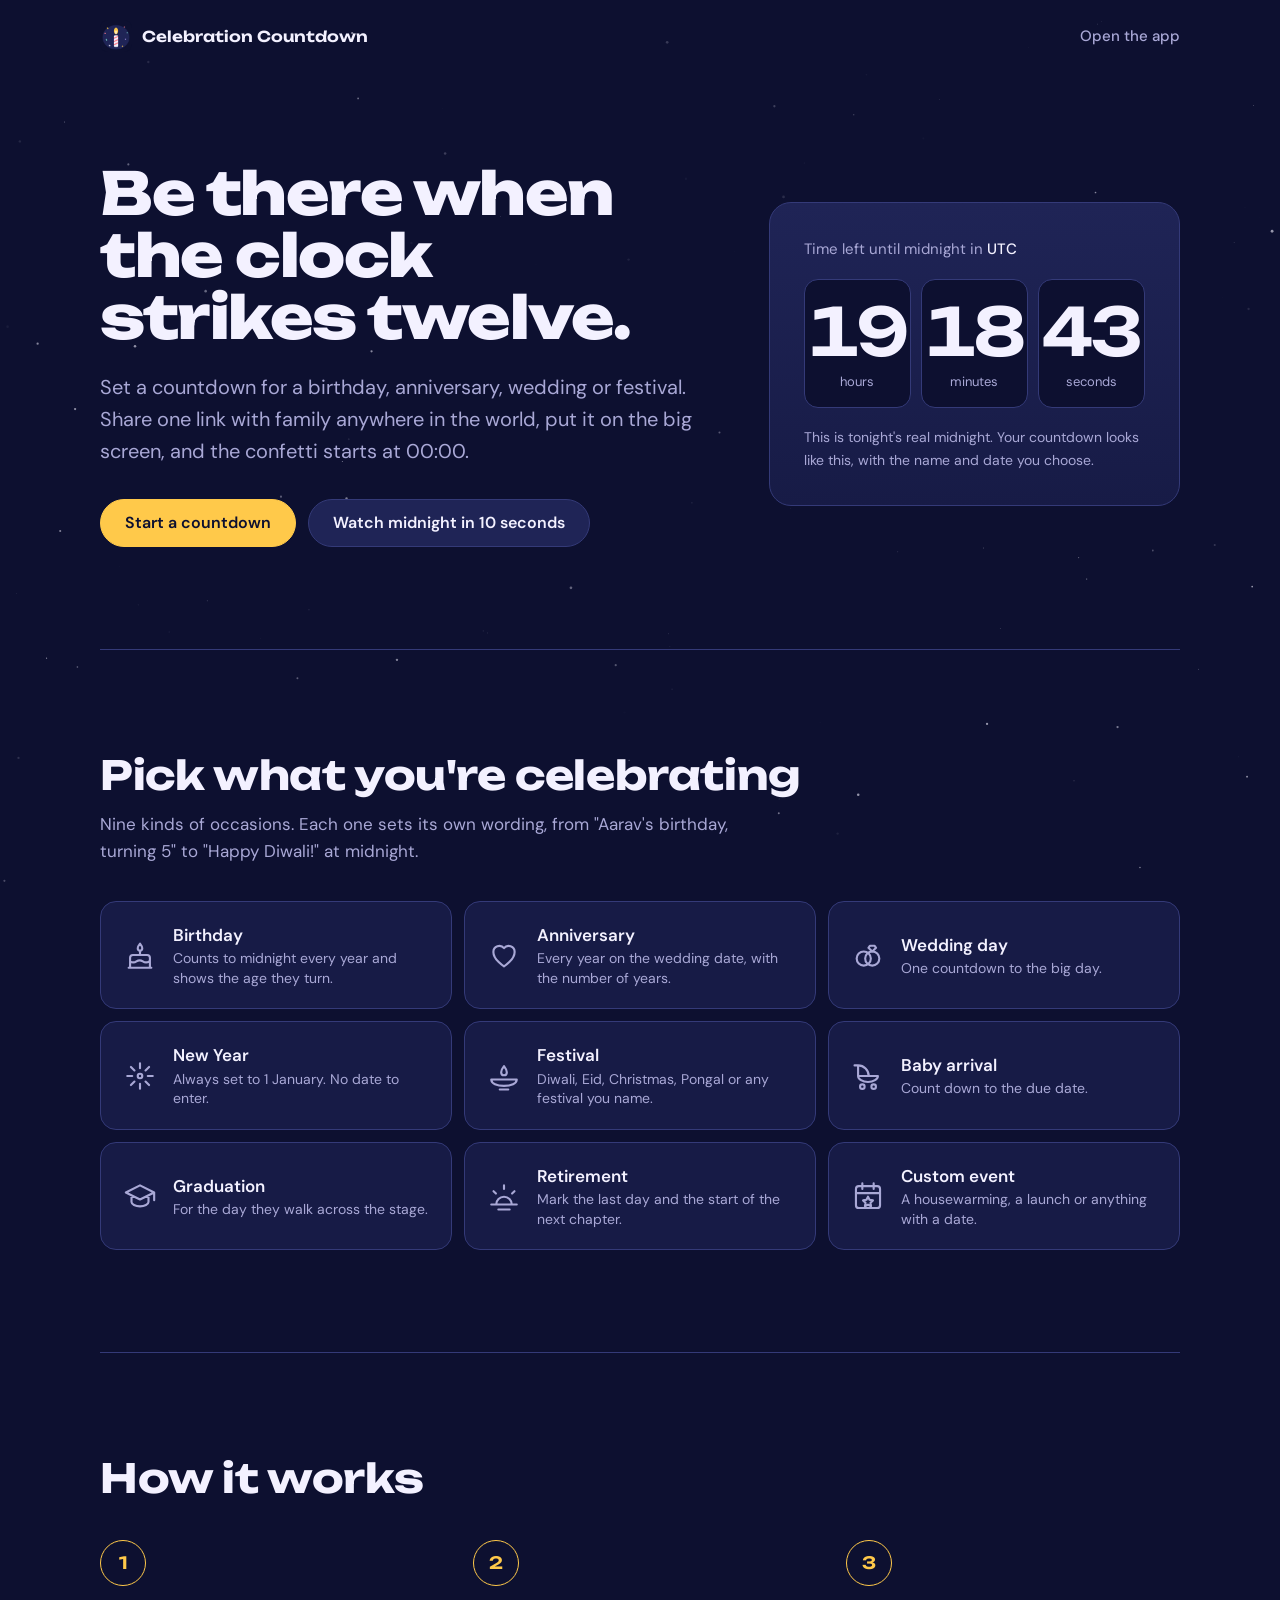
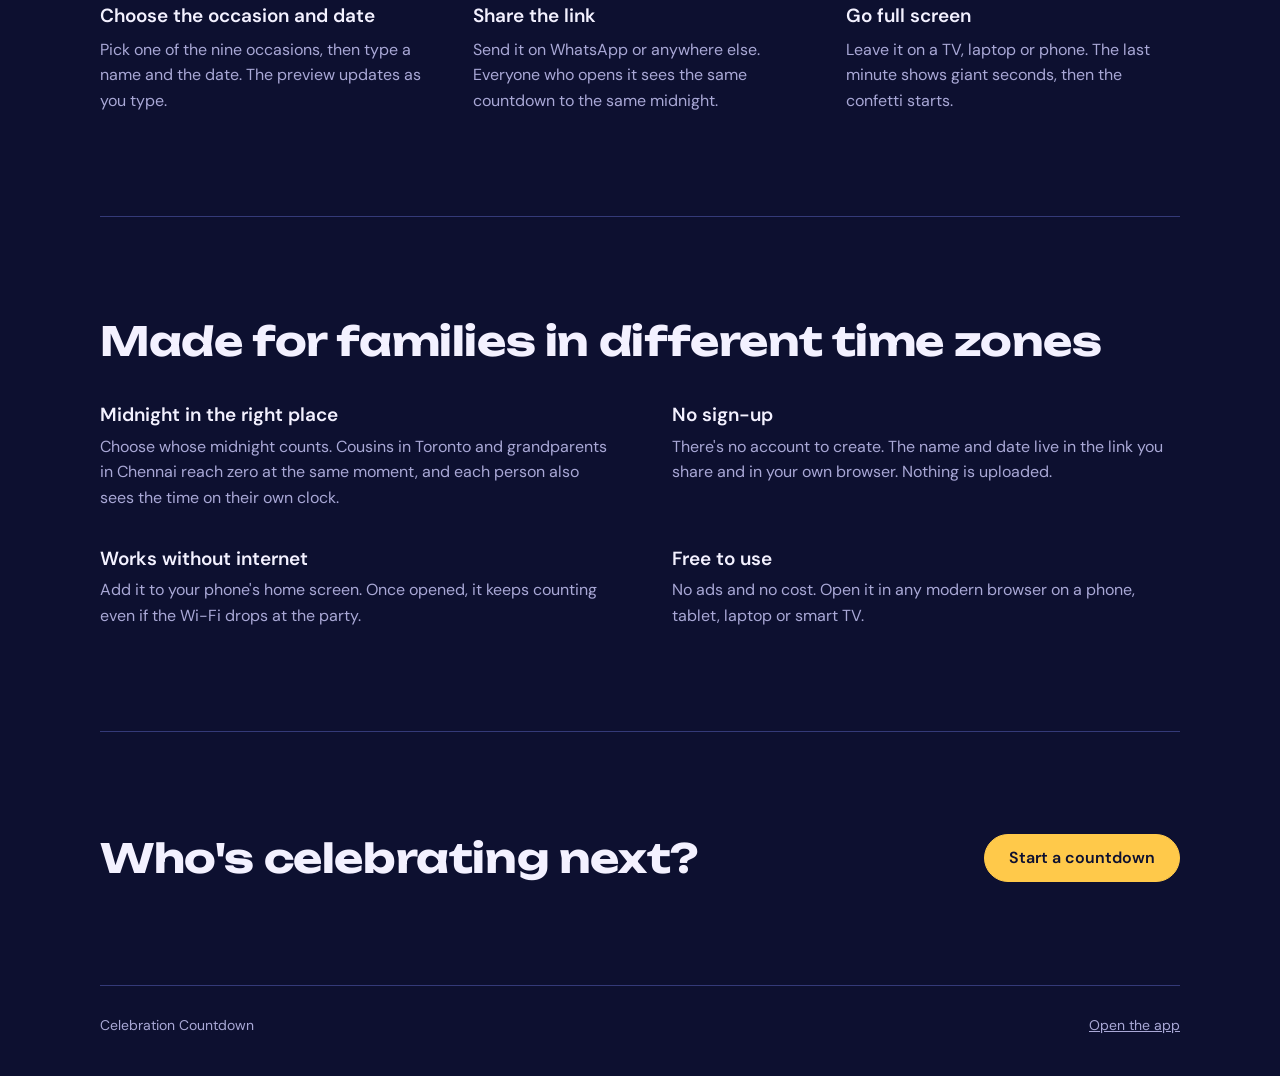
<file: index.html>
<!doctype html>
<html lang="en">
<head>
<meta charset="utf-8">
<meta name="viewport" content="width=device-width, initial-scale=1, viewport-fit=cover">
<script>
  // Old share links pointed here (…/?n=…&d=…). Send them to the app before anything renders.
  if (/[?&]d=/.test(location.search)) location.replace('app/' + location.search + location.hash);
</script>
<title>Celebration Countdown</title>
<meta name="description" content="Free midnight countdown for birthdays, anniversaries, weddings, New Year and festivals. Share one link, go full screen, and celebrate with confetti at 00:00 in any time zone.">
<meta name="theme-color" content="#0d1030">
<link rel="canonical" href="https://karthick-mallow.github.io/celebration-countdown/">
<link rel="manifest" href="manifest.webmanifest">
<link rel="icon" href="icons/favicon.png" type="image/png">
<link rel="apple-touch-icon" href="icons/apple-touch-icon.png">
<meta property="og:type" content="website">
<meta property="og:title" content="Celebration Countdown">
<meta property="og:description" content="Count down to midnight on the big day, then celebrate with confetti.">
<meta property="og:image" content="https://karthick-mallow.github.io/celebration-countdown/icons/og-image.png">
<meta property="og:url" content="https://karthick-mallow.github.io/celebration-countdown/">
<meta name="twitter:card" content="summary_large_image">
<link rel="preconnect" href="https://fonts.googleapis.com">
<link rel="preconnect" href="https://fonts.gstatic.com" crossorigin>
<link rel="stylesheet" href="https://fonts.googleapis.com/css2?family=Unbounded:wght@600;700;800&family=DM+Sans:opsz,wght@9..40,400;9..40,500;9..40,600&display=swap">
<link rel="stylesheet" href="landing.css?v=2">
</head>
<body>
<canvas id="stars" aria-hidden="true"></canvas>
<canvas id="confetti" aria-hidden="true"></canvas>

<div class="wrap">
  <header class="top">
    <a class="brand" href="./"><img src="icons/icon-192.png" alt="" width="32" height="32">Celebration Countdown</a>
    <a class="top-link" href="app/">Open the app</a>
  </header>

  <section class="hero">
    <div>
      <h1>Be there when the clock strikes twelve.</h1>
      <p class="lede">Set a countdown for a birthday, anniversary, wedding or festival. Share one link with family anywhere in the world, put it on the big screen, and the confetti starts at 00:00.</p>
      <div class="ctas">
        <a class="btn primary" href="app/">Start a countdown</a>
        <button class="btn" id="demo" type="button">Watch midnight in 10 seconds</button>
      </div>
      <p class="resume" id="resume" hidden>You have a countdown saved on this device. <a href="app/">Open it</a></p>
    </div>

    <div class="clockcard" aria-live="off">
      <p class="where" id="where">Time left until midnight where you are</p>
      <div class="digits" id="digits">
        <div><b id="hh">--</b><small>hours</small></div>
        <div><b id="mm">--</b><small>minutes</small></div>
        <div class="sec"><b id="ss">--</b><small>seconds</small></div>
      </div>
      <p class="cheer" id="cheer" hidden>It's midnight!</p>
      <p class="note" id="note">This is tonight's real midnight. Your countdown looks like this, with the name and date you choose.</p>
    </div>
  </section>

  <section class="block" id="occasions">
    <h2>Pick what you're celebrating</h2>
    <p class="intro">Nine kinds of occasions. Each one sets its own wording, from "Aarav's birthday, turning 5" to "Happy Diwali!" at midnight.</p>
    <div class="occ">
      <a href="app/?new=birthday"><svg viewBox="0 0 24 24" aria-hidden="true"><path d='M4 21h16M5 21v-7a2 2 0 0 1 2-2h10a2 2 0 0 1 2 2v7M5 16.5c1.5 1 3 1 4.5 0s3-1 4.5 0 3 1 4.5 0M12 12V9'/><path d='M12 9c-1 0-1.6-.8-1.6-1.7C10.4 6 12 4 12 4s1.6 2 1.6 3.3c0 .9-.6 1.7-1.6 1.7z'/></svg><div><strong>Birthday</strong><span>Counts to midnight every year and shows the age they turn.</span></div></a>
      <a href="app/?new=anniversary"><svg viewBox="0 0 24 24" aria-hidden="true"><path d='M12 20s-7.5-4.6-7.5-10.2A4.2 4.2 0 0 1 12 7.2a4.2 4.2 0 0 1 7.5 2.6C19.5 15.4 12 20 12 20z'/></svg><div><strong>Anniversary</strong><span>Every year on the wedding date, with the number of years.</span></div></a>
      <a href="app/?new=wedding"><svg viewBox="0 0 24 24" aria-hidden="true"><circle cx='9' cy='14.5' r='5'/><circle cx='15' cy='14.5' r='5'/><path d='M13.3 5.5h3.4l1 1.4L15 9.5l-2.7-2.6z'/></svg><div><strong>Wedding day</strong><span>One countdown to the big day.</span></div></a>
      <a href="app/?new=newyear"><svg viewBox="0 0 24 24" aria-hidden="true"><path d='M12 3v3.5M12 17.5V21M3 12h3.5M17.5 12H21M5.6 5.6l2.5 2.5M15.9 15.9l2.5 2.5M5.6 18.4l2.5-2.5M15.9 8.1l2.5-2.5'/><circle cx='12' cy='12' r='1.6'/></svg><div><strong>New Year</strong><span>Always set to 1 January. No date to enter.</span></div></a>
      <a href="app/?new=festival"><svg viewBox="0 0 24 24" aria-hidden="true"><path d='M3 14.5c0 2.8 4 4.5 9 4.5s9-1.7 9-4.5H3zM9 21.5h6'/><path d='M12 11.5c-1.3 0-2-1-2-2.2C10 7.6 12 5 12 5s2 2.6 2 4.3c0 1.2-.7 2.2-2 2.2z'/></svg><div><strong>Festival</strong><span>Diwali, Eid, Christmas, Pongal or any festival you name.</span></div></a>
      <a href="app/?new=baby"><svg viewBox="0 0 24 24" aria-hidden="true"><path d='M5 4.5a7.5 7.5 0 0 1 7.5 7.5H5zM12.5 12H19M5 12a7 4.2 0 0 0 14 0M2.5 4.5H5'/><circle cx='8' cy='19.5' r='1.6'/><circle cx='16' cy='19.5' r='1.6'/></svg><div><strong>Baby arrival</strong><span>Count down to the due date.</span></div></a>
      <a href="app/?new=graduation"><svg viewBox="0 0 24 24" aria-hidden="true"><path d='M2 9.5l10-5 10 5-10 5zM6 11.5v4.8c0 1.5 2.7 3 6 3s6-1.5 6-3v-4.8M22 9.5v5.5'/></svg><div><strong>Graduation</strong><span>For the day they walk across the stage.</span></div></a>
      <a href="app/?new=retirement"><svg viewBox="0 0 24 24" aria-hidden="true"><path d='M3 18h18M6.5 18a5.5 5.5 0 0 1 11 0M12 7V4.5M6.3 10.3 4.6 8.6M17.7 10.3l1.7-1.7M8 21.5h8'/></svg><div><strong>Retirement</strong><span>Mark the last day and the start of the next chapter.</span></div></a>
      <a href="app/?new=event"><svg viewBox="0 0 24 24" aria-hidden="true"><rect x='3.5' y='5' width='17' height='15.5' rx='2'/><path d='M3.5 10h17M8 3v4M16 3v4M12 12.5l1.1 2.2 2.4.4-1.75 1.7.4 2.4-2.15-1.15-2.15 1.15.4-2.4-1.75-1.7 2.4-.4z'/></svg><div><strong>Custom event</strong><span>A housewarming, a launch or anything with a date.</span></div></a>
    </div>
  </section>

  <section class="block">
    <h2>How it works</h2>
    <ol class="steps">
      <li><h3>Choose the occasion and date</h3><p>Pick one of the nine occasions, then type a name and the date. The preview updates as you type.</p></li>
      <li><h3>Share the link</h3><p>Send it on WhatsApp or anywhere else. Everyone who opens it sees the same countdown to the same midnight.</p></li>
      <li><h3>Go full screen</h3><p>Leave it on a TV, laptop or phone. The last minute shows giant seconds, then the confetti starts.</p></li>
    </ol>
  </section>

  <section class="block">
    <h2>Made for families in different time zones</h2>
    <dl class="features">
      <div><dt>Midnight in the right place</dt><dd>Choose whose midnight counts. Cousins in Toronto and grandparents in Chennai reach zero at the same moment, and each person also sees the time on their own clock.</dd></div>
      <div><dt>No sign-up</dt><dd>There's no account to create. The name and date live in the link you share and in your own browser. Nothing is uploaded.</dd></div>
      <div><dt>Works without internet</dt><dd>Add it to your phone's home screen. Once opened, it keeps counting even if the Wi-Fi drops at the party.</dd></div>
      <div><dt>Free to use</dt><dd>No ads and no cost. Open it in any modern browser on a phone, tablet, laptop or smart TV.</dd></div>
    </dl>
  </section>

  <section class="block closing">
    <h2>Who's celebrating next?</h2>
    <a class="btn primary" href="app/">Start a countdown</a>
  </section>

  <footer>
    <span>Celebration Countdown</span>
    <a href="app/">Open the app</a>
  </footer>
</div>

<script src="landing.js?v=1"></script>
</body>
</html>
</file>
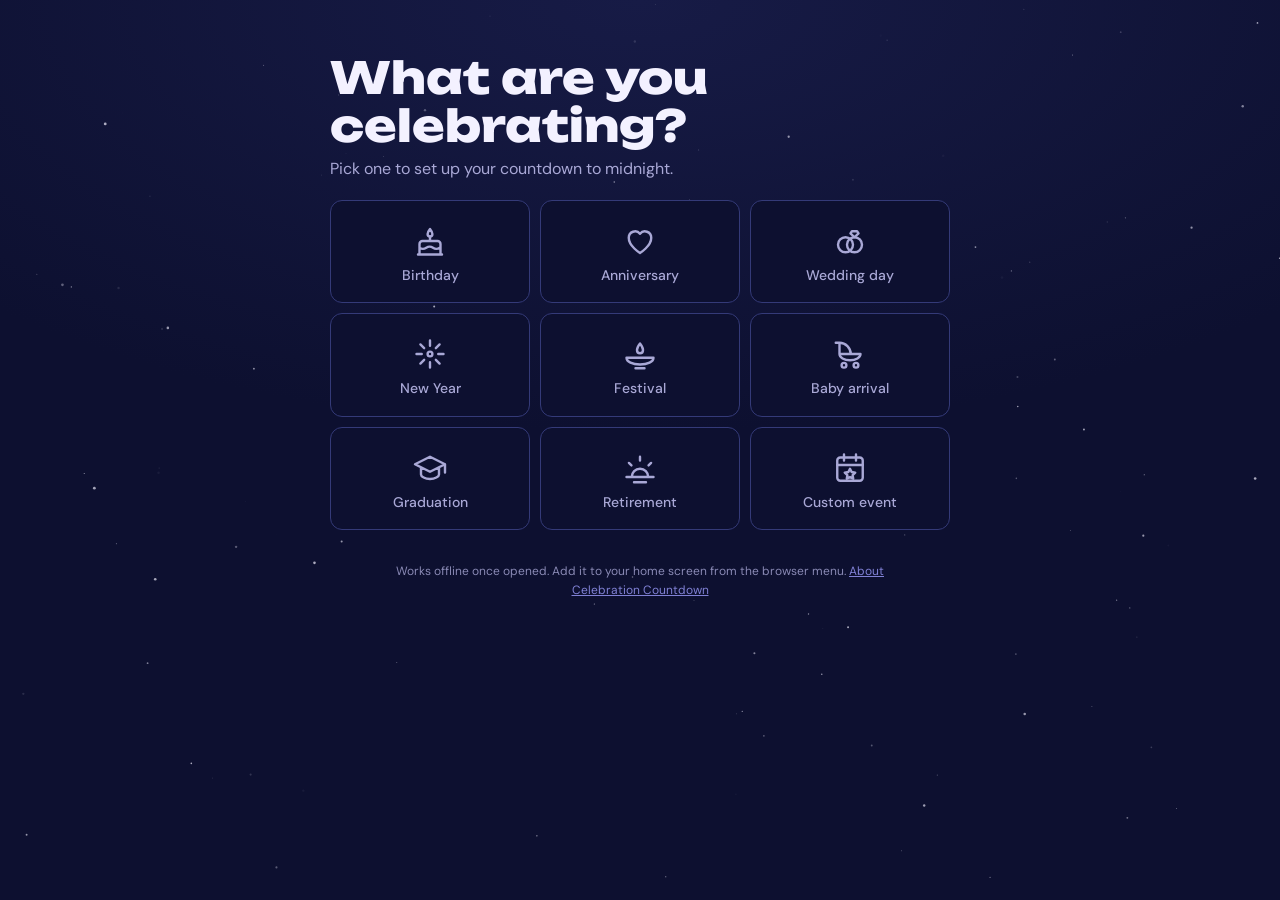
<file: app/index.html>
<!doctype html>
<html lang="en">
<head>
<meta charset="utf-8">
<meta name="viewport" content="width=device-width, initial-scale=1, viewport-fit=cover">
<title>Celebration Countdown</title>
<meta name="description" content="A full-screen countdown to midnight for birthdays, anniversaries, weddings, festivals and more, with confetti when the clock hits zero. Works in any time zone. Free, no sign-up.">
<meta name="theme-color" content="#0d1030">
<link rel="manifest" href="../manifest.webmanifest">
<link rel="icon" href="../icons/favicon.png" type="image/png">
<link rel="apple-touch-icon" href="../icons/apple-touch-icon.png">
<meta name="apple-mobile-web-app-capable" content="yes">
<meta name="mobile-web-app-capable" content="yes">
<meta name="apple-mobile-web-app-status-bar-style" content="black-translucent">
<meta name="apple-mobile-web-app-title" content="Countdown">

<meta property="og:type" content="website">
<meta property="og:title" content="Celebration Countdown">
<meta property="og:description" content="Count down to midnight on the big day, then celebrate with confetti.">
<meta property="og:image" content="https://karthick-mallow.github.io/celebration-countdown/icons/og-image.png">
<meta property="og:url" content="https://karthick-mallow.github.io/celebration-countdown/app/">
<meta name="twitter:card" content="summary_large_image">

<link rel="preconnect" href="https://fonts.googleapis.com">
<link rel="preconnect" href="https://fonts.gstatic.com" crossorigin>
<link rel="stylesheet" href="https://fonts.googleapis.com/css2?family=Unbounded:wght@400;600;800&family=DM+Sans:opsz,wght@9..40,400;9..40,500;9..40,700&display=swap">
<link rel="stylesheet" href="../styles.css?v=10">
</head>
<body>
<canvas id="stars" aria-hidden="true"></canvas>
<canvas id="confetti" aria-hidden="true"></canvas>
<button id="exitStage" class="ghost" type="button">Exit full screen</button>

<main>
  <header>
    <div class="eyebrow" id="eyebrow"></div>
    <h1 id="headline"><span class="name" id="hName"></span> <span id="hOcc"></span></h1>
    <p class="sub" id="sub">&nbsp;</p>
  </header>

  <section class="clock" id="clock" aria-label="Time remaining">
    <div class="cell"><div class="num" id="d">00</div><div class="unit">Days</div></div>
    <div class="cell"><div class="num" id="h">00</div><div class="unit">Hours</div></div>
    <div class="cell"><div class="num" id="m">00</div><div class="unit">Minutes</div></div>
    <div class="cell" id="secCell"><div class="num" id="s">00</div><div class="unit">Seconds</div></div>
  </section>

  <section class="celebrate" id="celebrate" hidden aria-live="polite">
    <h2 id="cheer">Happy Birthday!</h2>
    <p id="cheerSub">The clock struck midnight.</p>
  </section>

  <!-- Countdown view controls -->
  <div class="actions" id="runActions" hidden>
    <button class="primary" id="goStage" type="button">Full screen</button>
    <button id="share" type="button">Share link</button>
    <button id="rehearse" type="button">Rehearse midnight</button>
    <button id="edit" class="ghost" type="button">Edit</button>
    <button id="newCd" class="ghost" type="button">New countdown</button>
  </div>
  <div class="sharebox" id="shareBox" hidden>
    <label for="shareUrl">Anyone with this link sees the same countdown</label>
    <div class="sharerow">
      <input id="shareUrl" type="text" readonly>
      <button id="copyUrl" type="button">Copy</button>
    </div>
    <p class="hint" id="copyMsg" aria-live="polite">&nbsp;</p>
  </div>

  <!-- Setup view -->
  <form class="setup" id="setup" novalidate>
    <h3 id="setupTitle">Set up a countdown</h3>
    <fieldset class="occasions" id="occWrap">
      <legend>What are you celebrating?</legend>
      <p class="occ-intro">Pick one to set up your countdown to midnight.</p>
      <div class="tiles" id="occTiles"></div>
    </fieldset>
    <div class="setup-rest">
    <div class="fields">
      <label for="nameIn"><span id="nameLbl">Name</span>
        <input id="nameIn" name="n" type="text" maxlength="40" autocomplete="off" placeholder="e.g. Aarav" required>
      </label>
      <label for="dateIn"><span id="dateLbl">Date of birth</span>
        <input id="dateIn" name="d" type="date" required>
      </label>
      <label for="tzIn" class="wide">Celebrate at midnight in
        <select id="tzIn" name="tz"></select>
      </label>
    </div>
    <label class="check" for="ageIn"><input id="ageIn" type="checkbox" checked> <span id="ageLbl">Show the age they are turning</span></label>
    <p class="error" id="formErr" aria-live="polite"></p>
    <div class="actions left">
      <button class="primary" type="submit">Start countdown</button>
    </div>
    <p class="hint">The preview above updates as you type. Nothing is uploaded: details stay in your browser and in the link you share.</p>
    </div>
  </form>

  <footer>
    <span>Works offline once opened. Add it to your home screen from the browser menu. <a href="../">About Celebration Countdown</a></span>
  </footer>
</main>

<noscript><p class="noscript">This countdown needs JavaScript turned on.</p></noscript>
<script src="../app.js?v=10"></script>
</body>
</html>
</file>
<file: landing.css>
/* Landing page. Same night-sky identity as the app.
   Layout: hero (copy left, live midnight clock right) → occasion grid → three steps → features → closing call. Left-aligned text. */
:root {
  --night: #0d1030;
  --night-2: #171b46;
  --panel: #1f2456;
  --line: #343a78;
  --ink: #f3f1ff;
  --muted: #a9a8d6;
  --gold: #ffc94a;
  --coral: #ff7a8a;
  --font-display: "Unbounded", "Arial Black", system-ui, sans-serif;
  --font-body: "DM Sans", system-ui, -apple-system, "Segoe UI", Roboto, sans-serif;
  --wrap: 1120px;
  color-scheme: dark;
}
* { box-sizing: border-box; }
[hidden] { display: none !important; }
html { scroll-behavior: smooth; }
body {
  margin: 0; background: var(--night); color: var(--ink);
  font: 17px/1.6 var(--font-body); -webkit-font-smoothing: antialiased;
  padding-block: env(safe-area-inset-top, 0px) env(safe-area-inset-bottom, 0px);
}
#stars, #confetti { position: fixed; inset: 0; width: 100%; height: 100%; display: block; pointer-events: none; }
#stars { z-index: 0; }
#confetti { z-index: 20; }
.wrap { position: relative; z-index: 1; max-width: var(--wrap); margin: 0 auto; padding-inline: max(20px, env(safe-area-inset-left, 0px)) max(20px, env(safe-area-inset-right, 0px)); }
a { color: var(--gold); }
a:focus-visible, button:focus-visible { outline: 2px solid var(--gold); outline-offset: 3px; border-radius: 8px; }

/* Top bar */
.top { display: flex; align-items: center; justify-content: space-between; gap: 16px; padding-block: 20px; }
.brand { display: flex; align-items: center; gap: 10px; color: var(--ink); text-decoration: none; font: 600 15px/1 var(--font-display); }
.brand img { width: 32px; height: 32px; border-radius: 8px; }
.top-link { color: var(--muted); text-decoration: none; font-weight: 500; font-size: 15px; }
.top-link:hover { color: var(--ink); }

/* Buttons */
.btn { display: inline-flex; align-items: center; justify-content: center; gap: 8px; font: 600 16px/1 var(--font-body);
  border-radius: 999px; padding: 15px 24px; text-decoration: none; cursor: pointer; border: 1px solid var(--line); background: var(--panel); color: var(--ink); }
.btn:hover { border-color: var(--gold); }
.btn.primary { background: var(--gold); border-color: var(--gold); color: var(--night); }
.btn.primary:hover { filter: brightness(1.06); }

/* Hero */
.hero { display: grid; grid-template-columns: minmax(0, 1.25fr) minmax(0, .85fr); gap: clamp(32px, 5vw, 72px); align-items: center; padding-block: clamp(32px, 7vw, 96px) clamp(56px, 8vw, 112px); }
.hero h1 { font: 800 clamp(34px, 4.6vw, 60px)/1.06 var(--font-display); letter-spacing: -.025em; margin: 0; text-wrap: balance; }
.hero p.lede { color: var(--muted); font-size: clamp(17px, 1.6vw, 20px); max-width: 34em; margin: 22px 0 0; }
.hero .ctas { display: flex; flex-wrap: wrap; gap: 12px; margin-top: 32px; }
.resume { margin-top: 18px; font-size: 15px; color: var(--muted); }

.clockcard { background: linear-gradient(180deg, var(--panel), var(--night-2)); border: 1px solid var(--line); border-radius: 22px; padding: clamp(22px, 3vw, 34px); min-width: 0; }
.clockcard .where { color: var(--muted); font-size: 15px; margin: 0 0 18px; }
.clockcard .where strong { color: var(--ink); font-weight: 500; }
.digits { display: grid; grid-template-columns: repeat(3, minmax(0, 1fr)); gap: 10px; }
.digits div { background: var(--night); border: 1px solid var(--line); border-radius: 14px; padding-block: 18px 14px; text-align: center; display: grid; gap: 8px; min-width: 0; }
.digits b { font: 600 clamp(40px, 5.6vw, 66px)/1 var(--font-display); font-variant-numeric: tabular-nums; letter-spacing: -.02em; }
.digits small { font-size: 13px; color: var(--muted); }
.digits.last { grid-template-columns: minmax(0, 1fr); }
.digits.last div:not(.sec) { display: none; }
.digits.last .sec b { color: var(--coral); font-size: clamp(80px, 12vw, 140px); }
.clockcard .note { margin: 18px 0 0; font-size: 14px; color: var(--muted); }
.cheer { font: 800 clamp(30px, 4vw, 46px)/1.05 var(--font-display); margin: 6px 0; text-align: center;
  background: linear-gradient(90deg, var(--gold), var(--coral)); -webkit-background-clip: text; background-clip: text; color: transparent; padding-block: 28px; }

/* Sections */
section.block { padding-block: clamp(56px, 8vw, 104px); border-top: 1px solid var(--line); }
.block h2 { font: 700 clamp(26px, 3.4vw, 40px)/1.1 var(--font-display); margin: 0; text-wrap: balance; letter-spacing: -.01em; }
.block .intro { color: var(--muted); margin: 14px 0 0; max-width: 40em; }

/* Occasions */
.occ { display: grid; grid-template-columns: repeat(3, minmax(0, 1fr)); gap: 12px; margin-top: 36px; }
.occ a { display: grid; grid-template-columns: auto minmax(0, 1fr); align-items: center; gap: 16px; padding: 20px 22px; border-radius: 16px;
  border: 1px solid var(--line); background: var(--night-2); color: var(--ink); text-decoration: none; min-width: 0; }
.occ a:hover { border-color: var(--gold); background: var(--panel); }
.occ a:hover svg { stroke: var(--gold); }
.occ svg { width: 34px; height: 34px; stroke: var(--muted); fill: none; stroke-width: 1.5; stroke-linecap: round; stroke-linejoin: round; }
.occ strong { display: block; font-weight: 600; font-size: 17px; }
.occ span { display: block; color: var(--muted); font-size: 14px; line-height: 1.4; }

/* Steps (a real sequence, so numbered) */
.steps { list-style: none; padding: 0; margin: 40px 0 0; display: grid; grid-template-columns: repeat(3, minmax(0, 1fr)); gap: clamp(20px, 3vw, 40px); counter-reset: s; }
.steps li { counter-increment: s; min-width: 0; }
.steps li::before { content: counter(s); display: grid; place-items: center; width: 44px; height: 44px; border-radius: 50%;
  border: 1px solid var(--gold); color: var(--gold); font: 600 17px/1 var(--font-display); margin-bottom: 18px; }
.steps h3 { font: 600 19px/1.3 var(--font-body); margin: 0 0 8px; }
.steps p { margin: 0; color: var(--muted); font-size: 16px; }

/* Features */
.features { display: grid; grid-template-columns: repeat(2, minmax(0, 1fr)); gap: 36px clamp(24px, 5vw, 72px); margin: 40px 0 0; }
.features div { min-width: 0; }
.features dt { font: 600 19px/1.3 var(--font-body); margin-bottom: 6px; }
.features dd { margin: 0; color: var(--muted); font-size: 16px; max-width: 32em; }

/* Closing */
.closing { text-align: left; display: flex; flex-wrap: wrap; align-items: center; justify-content: space-between; gap: 24px; }
footer { border-top: 1px solid var(--line); padding-block: 28px 40px; color: var(--muted); font-size: 14px; display: flex; flex-wrap: wrap; gap: 8px 24px; justify-content: space-between; }
footer a { color: var(--muted); }

@media (max-width: 900px) {
  .hero { grid-template-columns: 1fr; }
  .occ { grid-template-columns: repeat(2, minmax(0, 1fr)); }
  .steps { grid-template-columns: 1fr; }
}
@media (max-width: 560px) {
  body { font-size: 16px; }
  .occ { grid-template-columns: 1fr; }
  .occ a { padding: 16px 18px; }
  .features { grid-template-columns: 1fr; }
  .hero .ctas .btn { flex: 1 1 100%; }
}
@media (prefers-reduced-motion: reduce) { html { scroll-behavior: auto; } }
</file>
<file: styles.css>
/* Layout: one centered night-sky stage — headline, four-cell clock, controls below.
   Single dark theme by design (it's a midnight countdown). */
:root {
  --night: #0d1030;
  --night-2: #171b46;
  --panel: #1f2456;
  --line: #343a78;
  --ink: #f3f1ff;
  --muted: #a9a8d6;
  --gold: #ffc94a;
  --coral: #ff7a8a;
  --font-display: "Unbounded", "Arial Black", system-ui, sans-serif;
  --font-body: "DM Sans", system-ui, -apple-system, "Segoe UI", Roboto, sans-serif;
  color-scheme: dark;
}
* { box-sizing: border-box; }
[hidden] { display: none !important; }
html, body { min-height: 100%; }
body {
  margin: 0;
  background: radial-gradient(120% 80% at 50% 0%, var(--night-2) 0%, var(--night) 60%) fixed, var(--night);
  color: var(--ink);
  font: 16px/1.55 var(--font-body);
  padding-inline: max(16px, env(safe-area-inset-left, 0px)) max(16px, env(safe-area-inset-right, 0px));
  padding-block: env(safe-area-inset-top, 0px) env(safe-area-inset-bottom, 0px);
  -webkit-font-smoothing: antialiased;
}
#stars, #confetti { position: fixed; inset: 0; width: 100%; height: 100%; display: block; pointer-events: none; }
#stars { z-index: 0; }
#confetti { z-index: 5; }
main {
  position: relative; z-index: 2;
  max-width: 880px; margin: 0 auto;
  padding-block: clamp(28px, 6vh, 64px) 40px;
  display: grid; gap: 32px; justify-items: center; text-align: center;
}
.eyebrow {
  font: 600 12px/1 var(--font-display);
  letter-spacing: .18em; text-transform: uppercase; color: var(--gold);
}
h1 {
  font: 800 clamp(30px, 6.4vw, 60px)/1.05 var(--font-display);
  margin: 10px 0 0; text-wrap: balance; letter-spacing: -.01em; overflow-wrap: anywhere;
}
h1 .name { color: var(--gold); }
.sub { color: var(--muted); margin: 12px 0 0; font-size: 17px; text-wrap: balance; }
.sub strong { color: var(--ink); font-weight: 500; }

.clock {
  display: grid; grid-template-columns: repeat(4, minmax(0, 1fr));
  gap: clamp(8px, 2vw, 16px); width: 100%;
}
.cell {
  background: linear-gradient(180deg, var(--panel), var(--night-2));
  border: 1px solid var(--line); border-radius: 14px;
  padding-block: clamp(14px, 3vw, 26px) clamp(12px, 2.4vw, 20px);
  display: grid; gap: 8px; min-width: 0;
}
.num {
  font: 600 clamp(34px, 9vw, 84px)/1 var(--font-display);
  font-variant-numeric: tabular-nums; letter-spacing: -.02em;
}
.unit { font: 600 11px/1 var(--font-display); letter-spacing: .16em; text-transform: uppercase; color: var(--muted); }
.cell.final .num { color: var(--coral); }

/* Final minute: seconds only, centered */
.clock.last { grid-template-columns: minmax(0, 1fr); max-width: 380px; justify-self: center; }
.clock.last .cell:not(.final) { display: none; }
.clock.last .num { font-size: clamp(90px, 26vw, 180px); }

.celebrate h2 {
  font: 800 clamp(34px, 8vw, 76px)/1.02 var(--font-display); margin: 0; text-wrap: balance; overflow-wrap: anywhere;
  background: linear-gradient(90deg, var(--gold), var(--coral)); -webkit-background-clip: text; background-clip: text; color: transparent;
}
.celebrate p { color: var(--muted); margin: 14px 0 0; }

.actions { display: flex; flex-wrap: wrap; gap: 10px; justify-content: center; }
.actions.left { justify-content: flex-start; }
button {
  font: 600 14px/1 var(--font-body); cursor: pointer;
  border-radius: 999px; padding: 12px 18px; border: 1px solid var(--line);
  background: var(--panel); color: var(--ink);
}
button:hover { border-color: var(--gold); }
button.primary { background: var(--gold); color: var(--night); border-color: var(--gold); }
button.primary:hover { filter: brightness(1.06); }
button.ghost { background: transparent; }
button:focus-visible, input:focus-visible, select:focus-visible { outline: 2px solid var(--gold); outline-offset: 2px; }

.setup, .sharebox {
  width: 100%; max-width: 620px; text-align: left;
  display: grid; gap: 14px;
}
.setup { border-top: 1px solid var(--line); padding-top: 24px; }
.setup h3 { font: 600 12px/1 var(--font-display); letter-spacing: .16em; text-transform: uppercase; color: var(--muted); margin: 0; }
.fields { display: grid; grid-template-columns: 1fr 1fr; gap: 12px; }
.fields .wide { grid-column: 1 / -1; }
label { display: grid; gap: 6px; font-size: 13px; color: var(--muted); min-width: 0; }
label.check { display: flex; align-items: center; gap: 10px; font-size: 14px; color: var(--ink); cursor: pointer; }
label.check input { width: 18px; height: 18px; accent-color: var(--gold); }
input[type=text], input[type=date], select {
  font: 500 16px/1.2 var(--font-body); color: var(--ink);
  background: var(--night); border: 1px solid var(--line); border-radius: 10px; padding: 11px 12px; width: 100%; min-width: 0;
}
.sharerow { display: flex; gap: 8px; }
.sharerow input { flex: 1; font-size: 14px; }
.hint { font-size: 13px; color: var(--muted); margin: 0; }
.error { font-size: 14px; color: var(--coral); margin: 0; min-height: 1em; }
footer { font-size: 12px; color: var(--muted); opacity: .8; max-width: 520px; }
.noscript { position: relative; z-index: 3; text-align: center; color: var(--ink); }

/* Stage mode: timer only */
body.stage { cursor: none; }
body.stage.awake { cursor: default; }
body.stage main { min-height: 100vh; min-height: 100dvh; align-content: center; padding-block: 24px; max-width: 1400px; }
body.stage header, body.stage .actions, body.stage .setup, body.stage .sharebox, body.stage footer { display: none !important; }
body.stage .num { font-size: clamp(48px, 12vw, 200px); }
body.stage .unit { font-size: clamp(11px, 1.3vw, 18px); }
body.stage .cell { border-radius: clamp(10px, 1.6vw, 24px); padding-block: clamp(18px, 4vw, 48px) clamp(14px, 3vw, 36px); }
body.stage .celebrate h2 { font-size: clamp(44px, 10vw, 160px); }
body.stage .clock.last { max-width: min(80vw, 1000px); }
body.stage .clock.last .num { font-size: clamp(140px, 38vw, 560px); }
body.stage .clock.last .unit { font-size: clamp(14px, 2vw, 28px); }
#exitStage {
  position: fixed; z-index: 6; right: 16px; top: calc(16px + env(safe-area-inset-top, 0px));
  opacity: 0; pointer-events: none; transition: opacity .3s;
}
body.stage.awake #exitStage { opacity: 1; pointer-events: auto; }
body:not(.stage) #exitStage { display: none; }

@media (max-width: 520px) {
  .fields { grid-template-columns: 1fr; }
  .clock { gap: 6px; }
  .cell { border-radius: 10px; }
}
@media (prefers-reduced-motion: reduce) {
  #exitStage { transition: none; }
}
.nowrap { white-space: nowrap; }

/* Occasion grid */
.occasions { border: 0; margin: 0; padding: 0; min-width: 0; display: grid; gap: 10px; }
.occasions legend { font-size: 13px; color: var(--muted); padding: 0; margin-bottom: 10px; }
.tiles { display: grid; grid-template-columns: repeat(3, minmax(0, 1fr)); gap: 10px; }
.tile { position: relative; display: block; cursor: pointer; min-width: 0; }
.tile input { position: absolute; opacity: 0; inset: 0; margin: 0; cursor: pointer; }
.tile span {
  display: grid; justify-items: center; gap: 8px; text-align: center;
  padding-block: 16px 14px; padding-inline: 8px; border-radius: 12px;
  border: 1px solid var(--line); background: var(--night);
  color: var(--muted); font: 500 13px/1.25 var(--font-body);
  transition: border-color .15s, background .15s, color .15s;
}
.tile svg { width: 30px; height: 30px; stroke: currentColor; fill: none; stroke-width: 1.6; stroke-linecap: round; stroke-linejoin: round; }
.tile:hover span { border-color: var(--muted); color: var(--ink); }
.tile input:checked + span { border-color: var(--gold); background: var(--panel); color: var(--ink); }
.tile input:checked + span svg { stroke: var(--gold); }
.tile input:focus-visible + span { outline: 2px solid var(--gold); outline-offset: 2px; }
@media (max-width: 400px) { .tile span { padding-block: 12px 10px; font-size: 12px; } .tile svg { width: 26px; height: 26px; } }
@media (prefers-reduced-motion: reduce) { .tile span { transition: none; } }

/* Fresh setup: choose the occasion first */
.setup-rest { display: grid; gap: 14px; }
body.choosing main > header, body.choosing #clock, body.choosing #celebrate, body.choosing .setup-rest { display: none !important; }
body.choosing .setup { border-top: 0; padding-top: 0; }
body.choosing #setupTitle { display: none; }
body.choosing .occasions legend { font: 800 clamp(28px, 5vw, 44px)/1.1 var(--font-display); color: var(--ink); margin-bottom: 8px; text-wrap: balance; }
.occ-intro { display: none; margin: -2px 0 8px; color: var(--muted); font-size: 16px; }
body.choosing .occ-intro { display: block; }
body.choosing .tile span { padding-block: 22px 18px; font-size: 14px; }
body.choosing .tile svg { width: 36px; height: 36px; }
</file>
